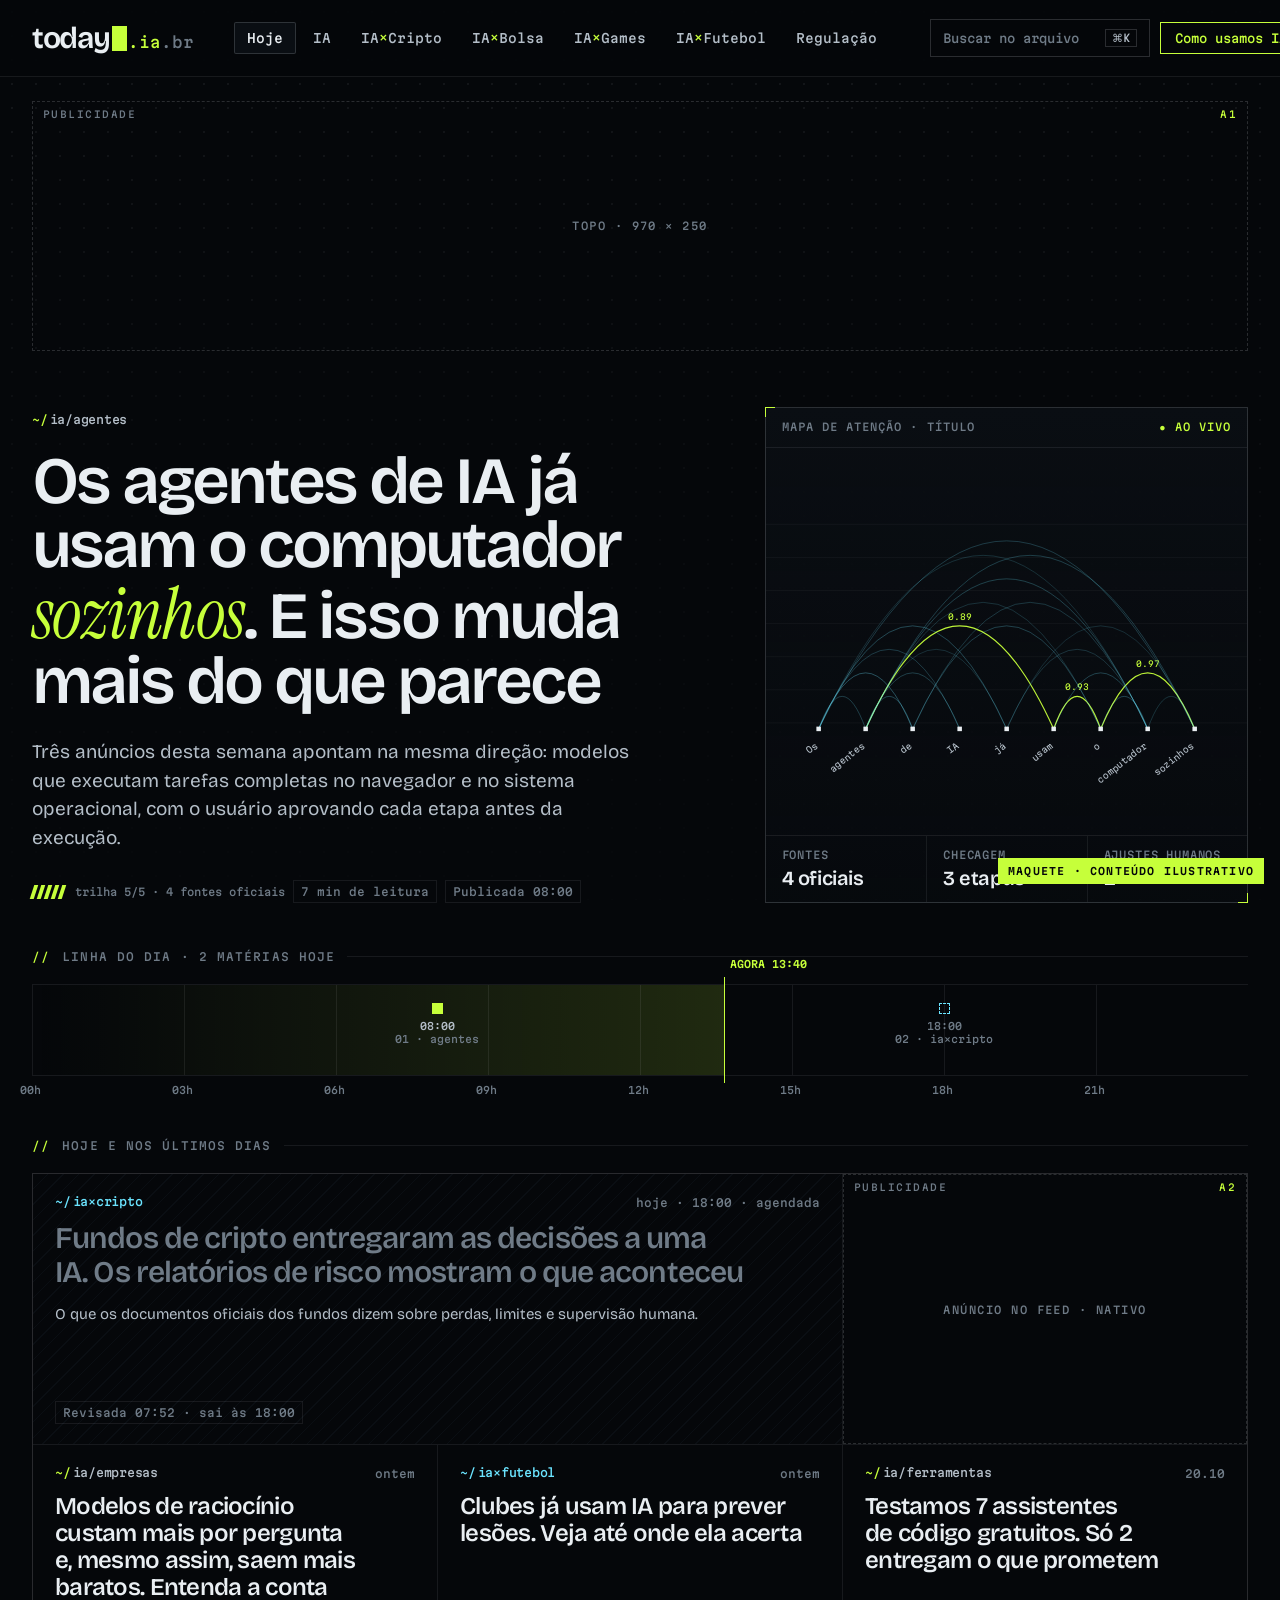
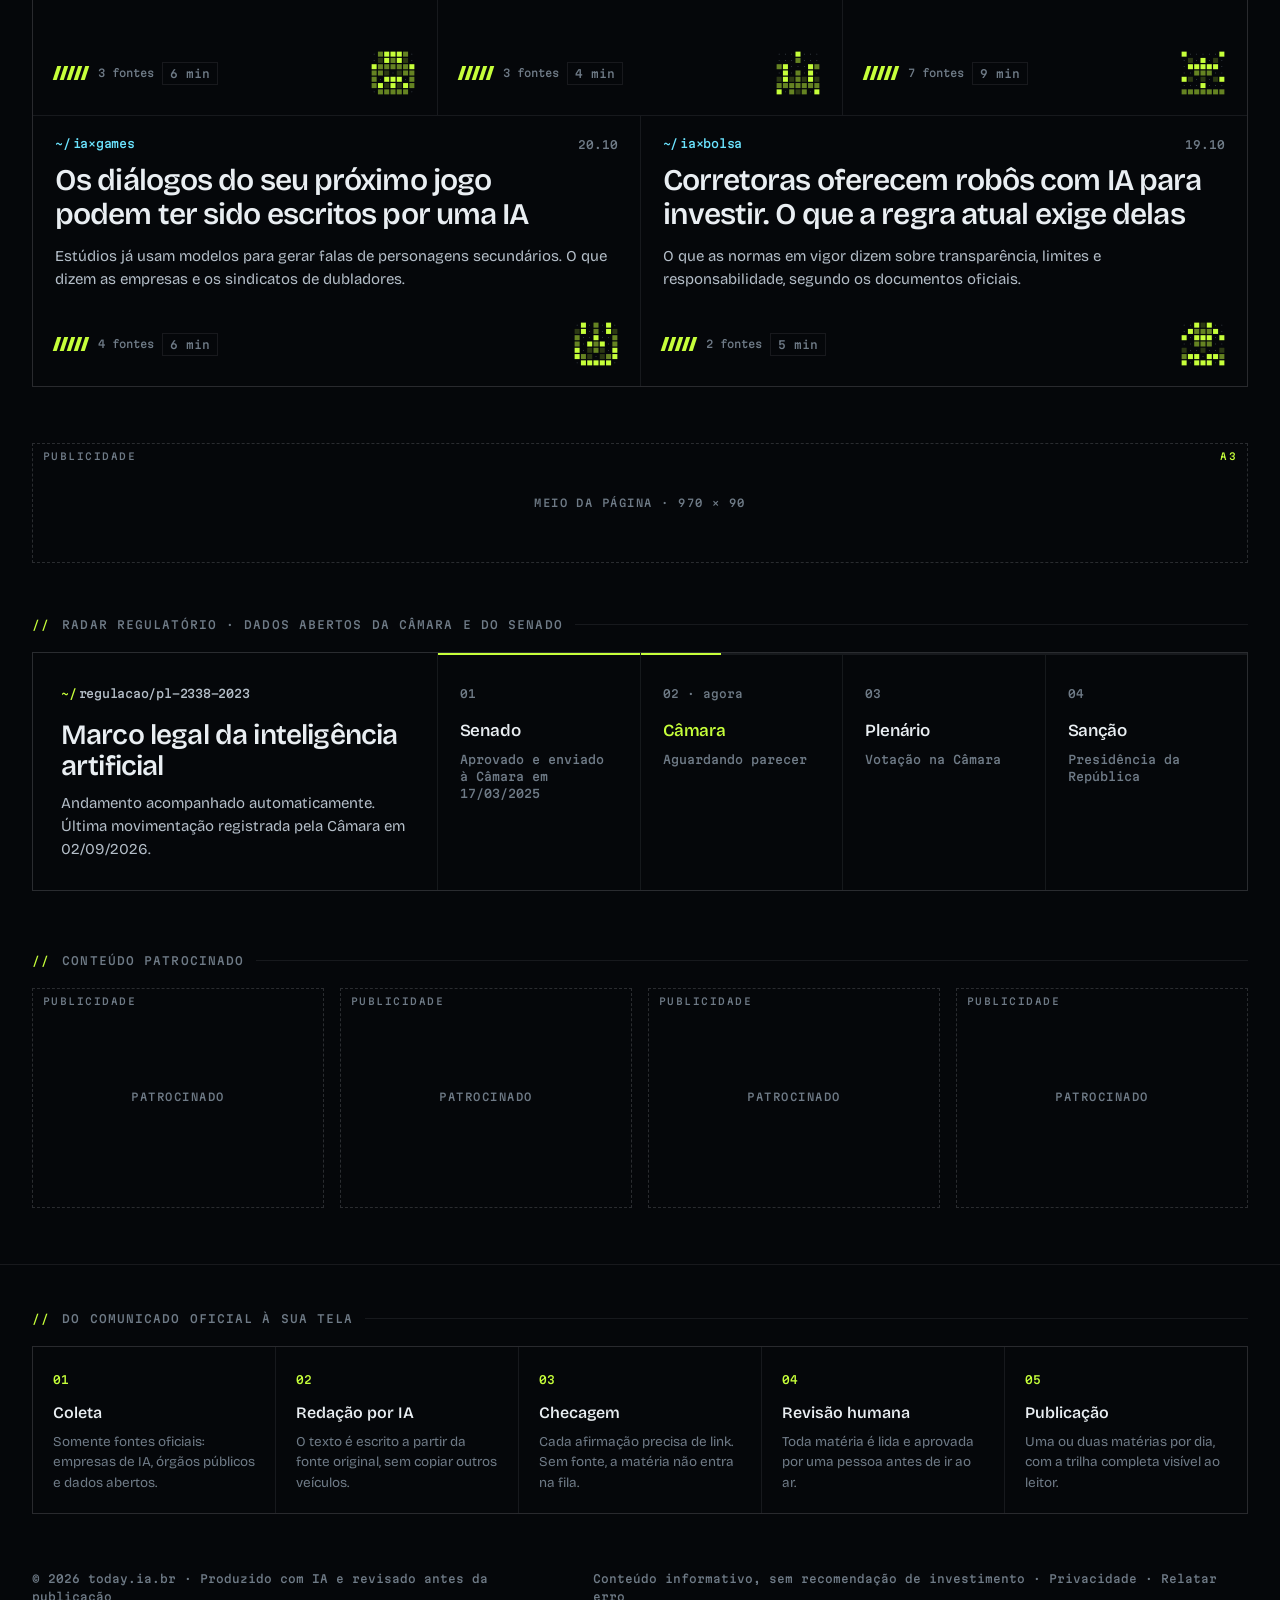
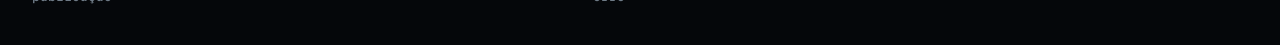
<file: maquete/index.html>
<!doctype html>
<html lang="pt-BR">
<head>
<meta charset="utf-8">
<meta name="viewport" content="width=device-width, initial-scale=1">
<title>today.ia.br — maquete</title>
<link rel="stylesheet" href="styles.css">
</head>
<body>

<header class="head">
  <div class="wrap">
    <a class="logo" href="#">today<span class="cur"></span><span class="tld">.ia<em>.br</em></span></a>
    <nav class="nav">
      <a class="on" href="#">Hoje</a>
      <a href="#">IA</a>
      <a href="#">IA<span class="x">×</span>Cripto</a>
      <a href="#">IA<span class="x">×</span>Bolsa</a>
      <a href="#">IA<span class="x">×</span>Games</a>
      <a href="#">IA<span class="x">×</span>Futebol</a>
      <a href="#">Regulação</a>
    </nav>
    <div class="tools">
      <span class="kbd">Buscar no arquivo <span>⌘K</span></span>
      <a class="btn-ghost" href="#">Como usamos IA</a>
    </div>
  </div>
</header>

<div class="wrap"><div class="ad billboard" data-ad="A1">Topo · 970 × 250</div></div>

<main>
  <section class="hero">
    <div class="wrap grid">
      <div>
        <span class="tag">ia/agentes</span>
        <h1>Os agentes de IA já usam o computador <span class="it">sozinhos</span>. E isso muda mais do que parece</h1>
        <p class="dek">Três anúncios desta semana apontam na mesma direção: modelos que executam tarefas completas no navegador e no sistema operacional, com o usuário aprovando cada etapa antes da execução.</p>
        <div class="meta-row">
          <span class="meter"><i></i><i></i><i></i><i></i><i></i><em>trilha 5/5 · 4 fontes oficiais</em></span>
          <span class="chip">7 min de leitura</span>
          <span class="chip">Publicada 08:00</span>
        </div>
      </div>
      <aside class="attn">
        <span class="corner tl"></span><span class="corner br"></span>
        <header><span>Mapa de atenção · título</span><b>● ao vivo</b></header>
        <div class="viz" style="flex:1;display:flex" data-tokens="Os|agentes|de|IA|já|usam|o|computador|sozinhos"></div>
        <footer>
          <div>Fontes<b>4 oficiais</b></div>
          <div>Checagem<b>3 etapas</b></div>
          <div>Ajustes humanos<b>2</b></div>
        </footer>
      </aside>
    </div>
  </section>

  <section class="day">
    <div class="wrap">
      <div class="label"><b>//</b> Linha do dia · 2 matérias hoje</div>
      <div class="timeline">
        <div class="past" style="width:56.94%"></div>
        <div class="hr" style="left:0%"><span>00h</span></div>
        <div class="hr" style="left:12.5%"><span>03h</span></div>
        <div class="hr" style="left:25%"><span>06h</span></div>
        <div class="hr" style="left:37.5%"><span>09h</span></div>
        <div class="hr" style="left:50%"><span>12h</span></div>
        <div class="hr" style="left:62.5%"><span>15h</span></div>
        <div class="hr" style="left:75%"><span>18h</span></div>
        <div class="hr" style="left:87.5%"><span>21h</span></div>
        <div class="pin" style="left:33.33%"><i></i><span>08:00<br><em>01 · agentes</em></span></div>
        <div class="now" style="left:56.94%"><span>AGORA 13:40</span></div>
        <div class="pin sched cross" style="left:75%"><i></i><span>18:00<br><em>02 · ia×cripto</em></span></div>
      </div>
    </div>
  </section>

  <section class="feed">
    <div class="wrap">
      <div class="label"><b>//</b> Hoje e nos últimos dias</div>
      <div class="cards">
        <div class="card w8 sched">
          <div class="top"><span class="tag cross">ia×cripto</span><span class="idx">hoje · 18:00 · agendada</span></div>
          <h3>Fundos de cripto entregaram as decisões a uma IA. Os relatórios de risco mostram o que aconteceu</h3>
          <p>O que os documentos oficiais dos fundos dizem sobre perdas, limites e supervisão humana.</p>
          <div class="foot"><span class="chip">Revisada 07:52 · sai às 18:00</span></div>
        </div>
        <div class="ad infeed card w4" data-ad="A2">Anúncio no feed · nativo</div>
        <a class="card w4" href="materia.html">
          <div class="top"><span class="tag">ia/empresas</span><span class="idx">ontem</span></div>
          <h3>Modelos de raciocínio custam mais por pergunta e, mesmo assim, saem mais baratos. Entenda a conta</h3>
          <div class="foot"><span class="meter"><i></i><i></i><i></i><i></i><i></i><em>3 fontes</em></span><span class="chip">6 min</span><span class="glyph" style="margin-left:auto" data-glyph="raciocinio-empresas"></span></div>
        </a>
        <a class="card w4" href="#">
          <div class="top"><span class="tag cross">ia×futebol</span><span class="idx">ontem</span></div>
          <h3>Clubes já usam IA para prever lesões. Veja até onde ela acerta</h3>
          <div class="foot"><span class="meter"><i></i><i></i><i></i><i></i><i></i><em>3 fontes</em></span><span class="chip">4 min</span><span class="glyph" style="margin-left:auto" data-glyph="clubes-lesoes"></span></div>
        </a>
        <a class="card w4" href="#">
          <div class="top"><span class="tag">ia/ferramentas</span><span class="idx">20.10</span></div>
          <h3>Testamos 7 assistentes de código gratuitos. Só 2 entregam o que prometem</h3>
          <div class="foot"><span class="meter"><i></i><i></i><i></i><i></i><i></i><em>7 fontes</em></span><span class="chip">9 min</span><span class="glyph" style="margin-left:auto" data-glyph="assistentes-codigo"></span></div>
        </a>
        <a class="card w6" href="#">
          <div class="top"><span class="tag cross">ia×games</span><span class="idx">20.10</span></div>
          <h3>Os diálogos do seu próximo jogo podem ter sido escritos por uma IA</h3>
          <p>Estúdios já usam modelos para gerar falas de personagens secundários. O que dizem as empresas e os sindicatos de dubladores.</p>
          <div class="foot"><span class="meter"><i></i><i></i><i></i><i></i><i></i><em>4 fontes</em></span><span class="chip">6 min</span><span class="glyph" style="margin-left:auto" data-glyph="dialogos-games"></span></div>
        </a>
        <a class="card w6" href="#">
          <div class="top"><span class="tag cross">ia×bolsa</span><span class="idx">19.10</span></div>
          <h3>Corretoras oferecem robôs com IA para investir. O que a regra atual exige delas</h3>
          <p>O que as normas em vigor dizem sobre transparência, limites e responsabilidade, segundo os documentos oficiais.</p>
          <div class="foot"><span class="meter"><i></i><i></i><i></i><i></i><i></i><em>2 fontes</em></span><span class="chip">5 min</span><span class="glyph" style="margin-left:auto" data-glyph="b3-robos"></span></div>
        </a>
      </div>
    </div>
  </section>

  <div class="wrap"><div class="ad wide" data-ad="A3">Meio da página · 970 × 90</div></div>

  <section class="reg">
    <div class="wrap">
      <div class="label"><b>//</b> Radar regulatório · dados abertos da Câmara e do Senado</div>
      <div class="box">
        <div class="left">
          <span class="tag">regulacao/pl-2338-2023</span>
          <h3>Marco legal da inteligência artificial</h3>
          <p>Andamento acompanhado automaticamente. Última movimentação registrada pela Câmara em 02/09/2026.</p>
        </div>
        <div class="steps">
          <div class="step done"><span class="bar"></span><span class="n">01</span><h4>Senado</h4><p>Aprovado e enviado à Câmara em 17/03/2025</p></div>
          <div class="step cur"><span class="bar"></span><span class="n">02 · agora</span><h4>Câmara</h4><p>Aguardando parecer</p></div>
          <div class="step"><span class="bar"></span><span class="n">03</span><h4>Plenário</h4><p>Votação na Câmara</p></div>
          <div class="step"><span class="bar"></span><span class="n">04</span><h4>Sanção</h4><p>Presidência da República</p></div>
        </div>
      </div>
    </div>
  </section>

  <section class="multiplex">
    <div class="wrap">
      <div class="label"><b>//</b> Conteúdo patrocinado</div>
      <div class="mx" data-ad="A4">
        <div class="ad">Patrocinado</div><div class="ad">Patrocinado</div><div class="ad">Patrocinado</div><div class="ad">Patrocinado</div>
      </div>
    </div>
  </section>

  <section class="how">
    <div class="wrap">
      <div class="label"><b>//</b> Do comunicado oficial à sua tela</div>
      <div class="pipe">
        <div><span class="n">01</span><h4>Coleta</h4><p>Somente fontes oficiais: empresas de IA, órgãos públicos e dados abertos.</p></div>
        <div><span class="n">02</span><h4>Redação por IA</h4><p>O texto é escrito a partir da fonte original, sem copiar outros veículos.</p></div>
        <div><span class="n">03</span><h4>Checagem</h4><p>Cada afirmação precisa de link. Sem fonte, a matéria não entra na fila.</p></div>
        <div><span class="n">04</span><h4>Revisão humana</h4><p>Toda matéria é lida e aprovada por uma pessoa antes de ir ao ar.</p></div>
        <div><span class="n">05</span><h4>Publicação</h4><p>Uma ou duas matérias por dia, com a trilha completa visível ao leitor.</p></div>
      </div>
    </div>
  </section>
</main>

<footer class="wrap legal">
  <span>© 2026 today.ia.br · Produzido com IA e revisado antes da publicação</span>
  <span>Conteúdo informativo, sem recomendação de investimento · Privacidade · Relatar erro</span>
</footer>

<div class="ad anchor" data-ad="A5">Âncora celular · 320 × 50</div>
<span class="mock">Maquete · conteúdo ilustrativo</span>
<script src="app.js"></script>
</body>
</html>
</file>
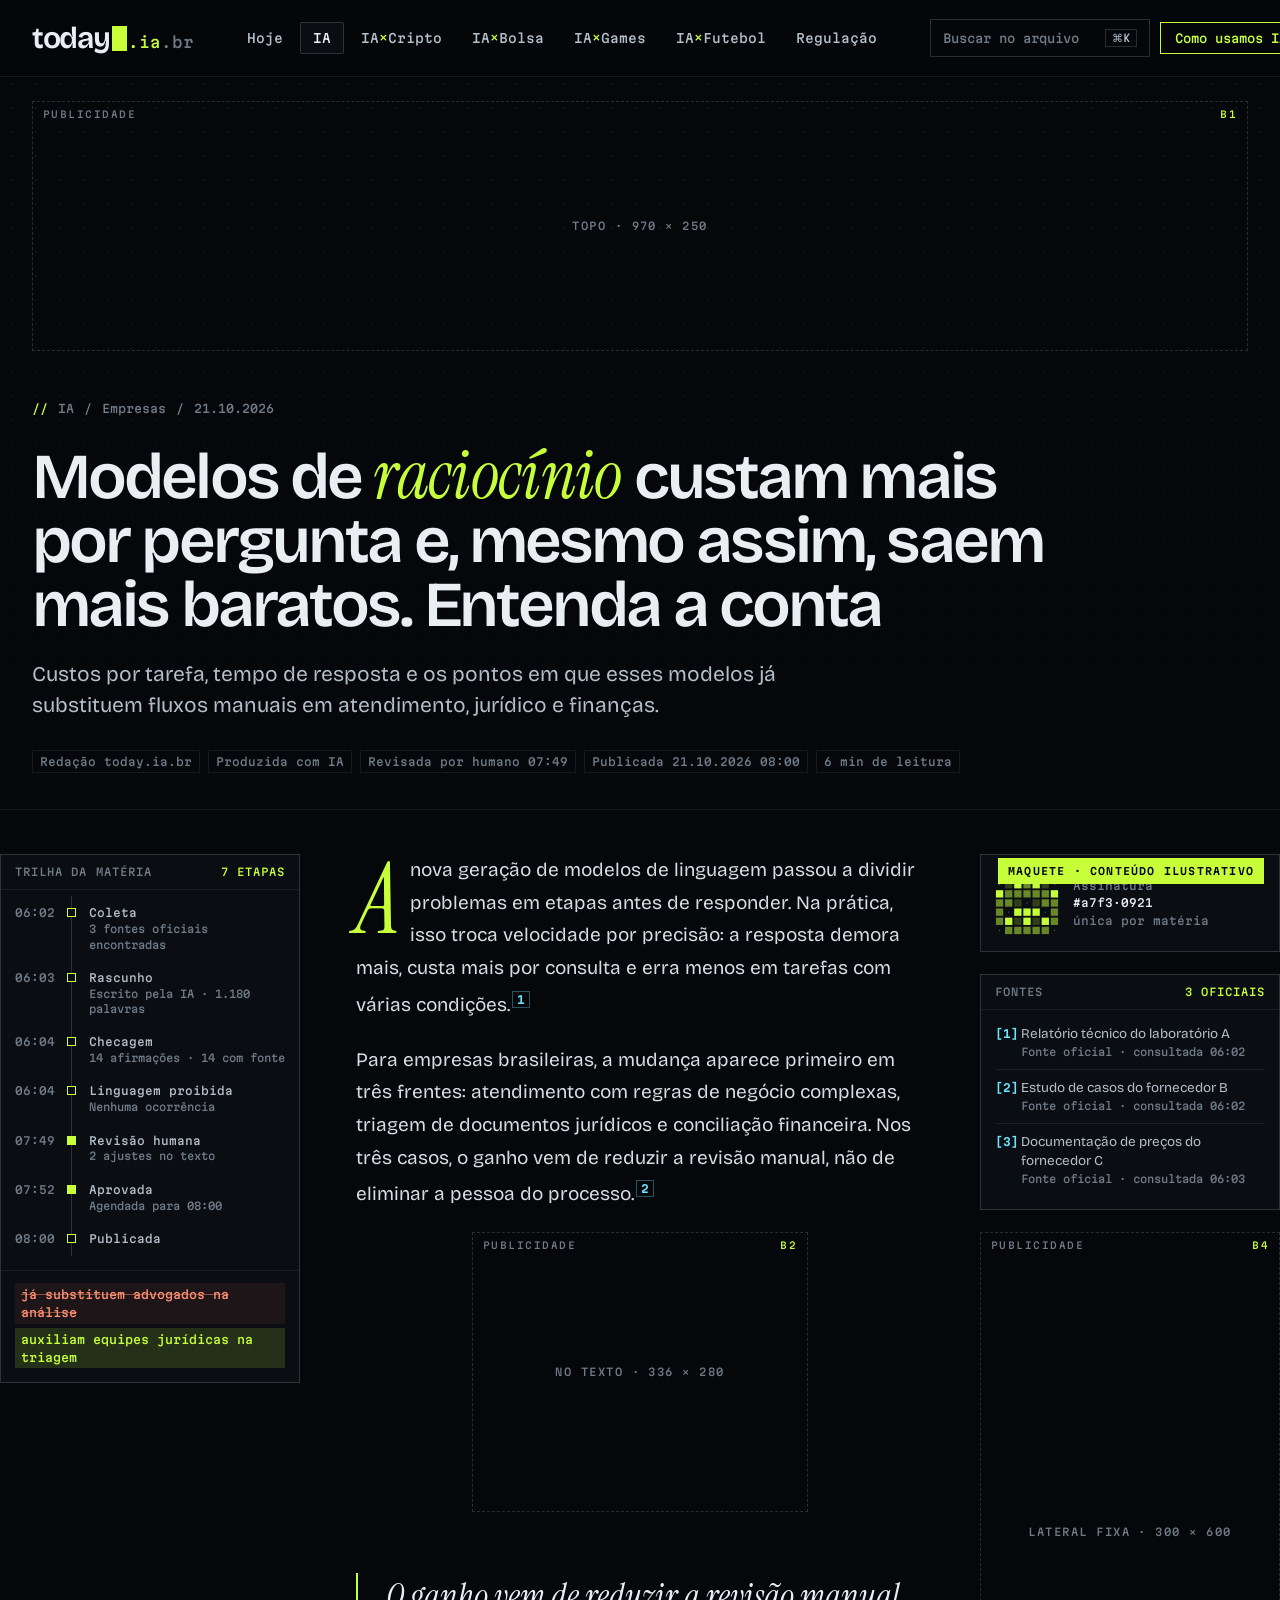
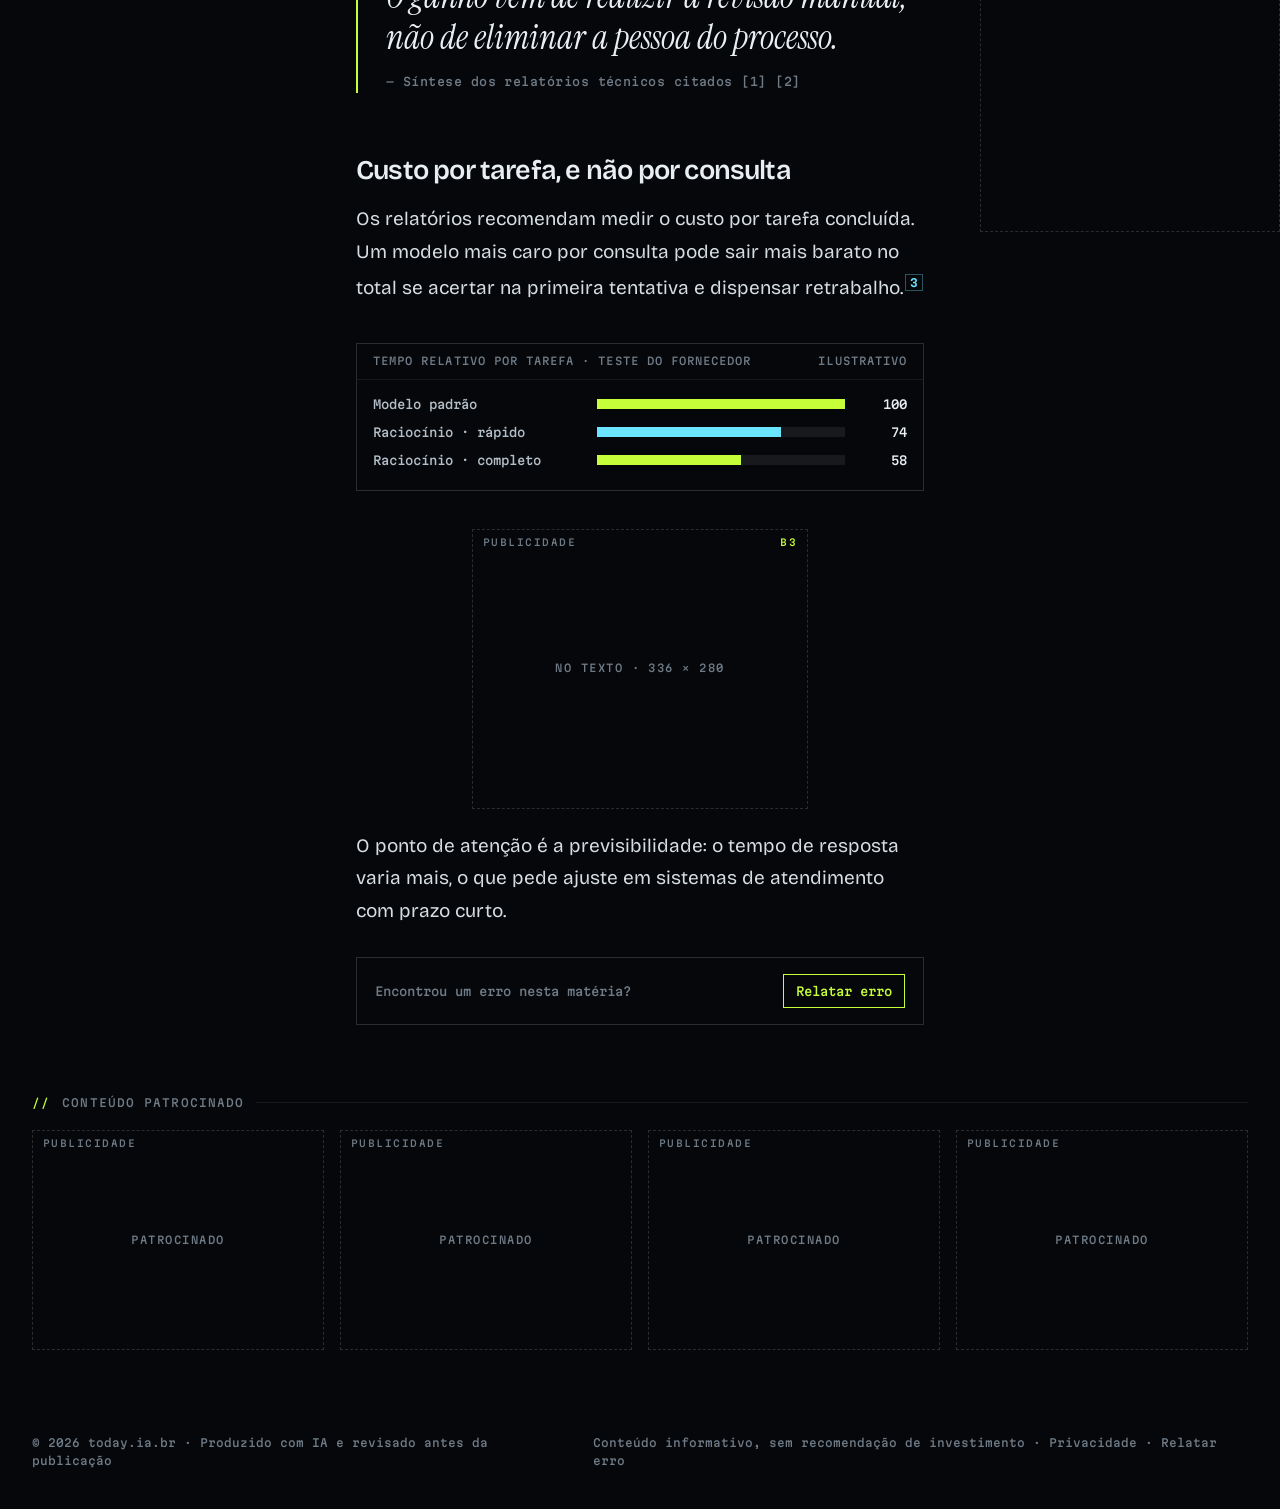
<file: maquete/materia.html>
<!doctype html>
<html lang="pt-BR">
<head>
<meta charset="utf-8">
<meta name="viewport" content="width=device-width, initial-scale=1">
<title>today.ia.br — matéria (maquete)</title>
<link rel="stylesheet" href="styles.css">
</head>
<body>

<header class="head">
  <div class="wrap">
    <a class="logo" href="index.html">today<span class="cur"></span><span class="tld">.ia<em>.br</em></span></a>
    <nav class="nav">
      <a href="index.html">Hoje</a>
      <a class="on" href="#">IA</a>
      <a href="#">IA<span class="x">×</span>Cripto</a>
      <a href="#">IA<span class="x">×</span>Bolsa</a>
      <a href="#">IA<span class="x">×</span>Games</a>
      <a href="#">IA<span class="x">×</span>Futebol</a>
      <a href="#">Regulação</a>
    </nav>
    <div class="tools">
      <span class="kbd">Buscar no arquivo <span>⌘K</span></span>
      <a class="btn-ghost" href="#">Como usamos IA</a>
    </div>
  </div>
</header>

<div class="wrap"><div class="ad billboard" data-ad="B1">Topo · 970 × 250</div></div>

<main>
  <section class="art-head">
    <div class="wrap">
      <div class="crumb"><b>//</b><span>IA</span><span>/</span><span>Empresas</span><span>/</span><span>21.10.2026</span></div>
      <h1>Modelos de <span class="it">raciocínio</span> custam mais por pergunta e, mesmo assim, saem mais baratos. Entenda a conta</h1>
      <p class="dek">Custos por tarefa, tempo de resposta e os pontos em que esses modelos já substituem fluxos manuais em atendimento, jurídico e finanças.</p>
      <div class="byline">
        <span class="chip">Redação today.ia.br</span>
        <span class="chip">Produzida com IA</span>
        <span class="chip">Revisada por humano 07:49</span>
        <span class="chip">Publicada 21.10.2026 08:00</span>
        <span class="chip">6 min de leitura</span>
      </div>
    </div>
  </section>

  <div class="wrap art">
    <aside class="side l">
      <div class="stick">
        <div class="panel">
          <header><span>Trilha da matéria</span><b>7 etapas</b></header>
          <ol class="trail">
            <li><time>06:02</time><i></i><span>Coleta<small>3 fontes oficiais encontradas</small></span></li>
            <li><time>06:03</time><i></i><span>Rascunho<small>Escrito pela IA · 1.180 palavras</small></span></li>
            <li><time>06:04</time><i></i><span>Checagem<small>14 afirmações · 14 com fonte</small></span></li>
            <li><time>06:04</time><i></i><span>Linguagem proibida<small>Nenhuma ocorrência</small></span></li>
            <li class="hum"><time>07:49</time><i></i><span>Revisão humana<small>2 ajustes no texto</small></span></li>
            <li class="hum"><time>07:52</time><i></i><span>Aprovada<small>Agendada para 08:00</small></span></li>
            <li><time>08:00</time><i></i><span>Publicada</span></li>
          </ol>
          <div class="diff">
            <span class="del">já substituem advogados na análise</span>
            <span class="add">auxiliam equipes jurídicas na triagem</span>
          </div>
        </div>
      </div>
    </aside>

    <article class="body">
      <p>A nova geração de modelos de linguagem passou a dividir problemas em etapas antes de responder. Na prática, isso troca velocidade por precisão: a resposta demora mais, custa mais por consulta e erra menos em tarefas com várias condições.<sup><a href="#">1</a></sup></p>
      <p>Para empresas brasileiras, a mudança aparece primeiro em três frentes: atendimento com regras de negócio complexas, triagem de documentos jurídicos e conciliação financeira. Nos três casos, o ganho vem de reduzir a revisão manual, não de eliminar a pessoa do processo.<sup><a href="#">2</a></sup></p>

      <div class="ad inart" data-ad="B2">No texto · 336 × 280</div>

      <div class="pull">O ganho vem de reduzir a revisão manual, não de eliminar a pessoa do processo.<cite>— Síntese dos relatórios técnicos citados [1] [2]</cite></div>

      <h2>Custo por tarefa, e não por consulta</h2>
      <p>Os relatórios recomendam medir o custo por tarefa concluída. Um modelo mais caro por consulta pode sair mais barato no total se acertar na primeira tentativa e dispensar retrabalho.<sup><a href="#">3</a></sup></p>

      <div class="data">
        <header><span>Tempo relativo por tarefa · teste do fornecedor</span><span>ilustrativo</span></header>
        <div class="rows">
          <div class="row"><span>Modelo padrão</span><span class="b"><i style="width:100%"></i></span><span>100</span></div>
          <div class="row alt"><span>Raciocínio · rápido</span><span class="b"><i style="width:74%"></i></span><span>74</span></div>
          <div class="row"><span>Raciocínio · completo</span><span class="b"><i style="width:58%"></i></span><span>58</span></div>
        </div>
      </div>

      <div class="ad inart" data-ad="B3">No texto · 336 × 280</div>

      <p>O ponto de atenção é a previsibilidade: o tempo de resposta varia mais, o que pede ajuste em sistemas de atendimento com prazo curto.</p>

      <div class="report"><span>Encontrou um erro nesta matéria?</span><a href="#">Relatar erro</a></div>
    </article>

    <aside class="side r">
      <div class="stick">
        <div class="panel">
          <div class="idcard"><span style="width:64px;height:64px" data-glyph="raciocinio-empresas"></span><span>Assinatura<br><b>#a7f3·0921</b><br>única por matéria</span></div>
        </div>
        <div class="panel">
          <header><span>Fontes</span><b>3 oficiais</b></header>
          <ol class="sources">
            <li><span>Relatório técnico do laboratório A<small>Fonte oficial · consultada 06:02</small></span></li>
            <li><span>Estudo de casos do fornecedor B<small>Fonte oficial · consultada 06:02</small></span></li>
            <li><span>Documentação de preços do fornecedor C<small>Fonte oficial · consultada 06:03</small></span></li>
          </ol>
        </div>
        <div class="ad side" data-ad="B4">Lateral fixa · 300 × 600</div>
      </div>
    </aside>
  </div>
  <section class="multiplex">
    <div class="wrap">
      <div class="label"><b>//</b> Conteúdo patrocinado</div>
      <div class="mx" data-ad="B5">
        <div class="ad">Patrocinado</div><div class="ad">Patrocinado</div><div class="ad">Patrocinado</div><div class="ad">Patrocinado</div>
      </div>
    </div>
  </section>
</main>

<footer class="wrap legal">
  <span>© 2026 today.ia.br · Produzido com IA e revisado antes da publicação</span>
  <span>Conteúdo informativo, sem recomendação de investimento · Privacidade · Relatar erro</span>
</footer>

<div class="ad anchor" data-ad="B6">Âncora celular · 320 × 50</div>
<span class="mock">Maquete · conteúdo ilustrativo</span>
<script src="app.js"></script>
</body>
</html>
</file>
<file: maquete/styles.css>
/* today.ia.br — maquete v1 */
@font-face { font-family: "Bricolage"; src: url(fonts/bricolage.woff2) format("woff2"); font-weight: 200 800; font-display: swap; }
@font-face { font-family: "Martian Mono"; src: url(fonts/martian-mono.woff2) format("woff2"); font-weight: 100 800; font-display: swap; }
@font-face { font-family: "Instrument Serif"; src: url(fonts/instrument-serif-italic.woff2) format("woff2"); font-style: italic; font-weight: 400; font-display: swap; }

:root {
  --bg: #05070a;
  --bg-1: #0a0e13;
  --bg-2: #0f141b;
  --line: rgba(232, 240, 245, .08);
  --line-2: rgba(232, 240, 245, .16);
  --text: #e9eef2;
  --text-2: #b4bec8;
  --muted: #6f7b87;
  --signal: #c6ff3a;
  --signal-dim: rgba(198, 255, 58, .14);
  --data: #6be4ff;
  --alert: #ff6a3d;
  --sans: "Bricolage", ui-sans-serif, system-ui, sans-serif;
  --mono: "Martian Mono", ui-monospace, monospace;
  --serif: "Instrument Serif", Georgia, serif;
  --wrap: 1320px;
  --gutter: 32px;
}

* { box-sizing: border-box; margin: 0; padding: 0; }
html { background: var(--bg); }
body {
  background: var(--bg);
  color: var(--text);
  font-family: var(--sans);
  font-size: 16px;
  line-height: 1.55;
  -webkit-font-smoothing: antialiased;
  overflow-x: hidden;
}
body::before { /* malha de pontos de fundo */
  content: ""; position: fixed; inset: 0; pointer-events: none; z-index: 0;
  background-image: radial-gradient(rgba(232,240,245,.07) 1px, transparent 1px);
  background-size: 24px 24px;
  mask-image: linear-gradient(180deg, #000 0%, rgba(0,0,0,.35) 60%, rgba(0,0,0,.15) 100%);
}
a { color: inherit; text-decoration: none; }
.wrap { max-width: var(--wrap); margin: 0 auto; padding: 0 var(--gutter); position: relative; z-index: 1; }
.mono { font-family: var(--mono); }
.it { font-family: var(--serif); font-style: italic; font-weight: 400; letter-spacing: -.01em; }

/* faixa de status */
.status {
  position: relative; z-index: 2;
  border-bottom: 1px solid var(--line);
  font: 500 11px/1 var(--mono); letter-spacing: .06em; text-transform: uppercase; color: var(--muted);
}
.status .wrap { display: flex; align-items: center; gap: 22px; height: 34px; }
.status .live { color: var(--signal); display: inline-flex; align-items: center; gap: 8px; }
.status .live i { width: 6px; height: 6px; background: var(--signal); border-radius: 50%; box-shadow: 0 0 0 4px var(--signal-dim); animation: pulse 1.6s infinite; }
.status .sep { width: 1px; height: 12px; background: var(--line-2); }
.status .push { margin-left: auto; }
.status b { color: var(--text-2); font-weight: 500; }
@keyframes pulse { 50% { opacity: .35; } }

/* cabeçalho */
.head { position: relative; z-index: 2; border-bottom: 1px solid var(--line); background: rgba(5,7,10,.72); backdrop-filter: blur(14px); }
.head .wrap { display: flex; align-items: center; height: 76px; gap: 40px; }
.logo { display: inline-flex; align-items: baseline; font-weight: 640; font-size: 30px; letter-spacing: -.045em; line-height: 1; }
.logo .cur { display: inline-block; width: .5em; height: .82em; background: var(--signal); margin: 0 .06em 0 .08em; transform: translateY(.1em); animation: blink 1.1s steps(1) infinite; }
.logo .tld { font-family: var(--mono); font-weight: 500; font-size: .5em; letter-spacing: 0; color: var(--signal); }
.logo .tld em { font-style: normal; color: var(--muted); }
@keyframes blink { 50% { opacity: .18; } }
.nav { display: flex; gap: 4px; font: 500 12.5px/1 var(--mono); }
.nav a { padding: 9px 12px; border: 1px solid transparent; color: var(--text-2); border-radius: 2px; }
.nav a .x { color: var(--signal); }
.nav a.on { border-color: var(--line-2); color: var(--text); background: var(--bg-1); }
.nav a:hover { color: var(--text); }
.head .tools { margin-left: auto; display: flex; gap: 10px; align-items: center; font: 500 12px/1 var(--mono); }
.kbd { display: inline-flex; align-items: center; gap: 10px; border: 1px solid var(--line-2); padding: 9px 12px; color: var(--muted); min-width: 220px; }
.kbd span { margin-left: auto; border: 1px solid var(--line-2); padding: 3px 6px; color: var(--text-2); font-size: 10.5px; }
.btn-ghost { border: 1px solid var(--signal); color: var(--signal); padding: 9px 14px; }

/* rótulos */
.tag { display: inline-flex; align-items: center; font: 500 11.5px/1 var(--mono); letter-spacing: -.02em; color: var(--text-2); }
.tag::before { content: "~/"; color: var(--signal); margin-right: 2px; }
.tag.cross { color: var(--data); }
.tag.cross::before { color: var(--data); }
.chip { font: 500 11px/1 var(--mono); color: var(--muted); border: 1px solid var(--line); padding: 5px 7px; display: inline-flex; gap: 6px; align-items: center; }
.chip .ok { color: var(--signal); }
.label { font: 500 11px/1 var(--mono); letter-spacing: .1em; text-transform: uppercase; color: var(--muted); display: flex; align-items: center; gap: 12px; }
.label::after { content: ""; flex: 1; height: 1px; background: var(--line); }
.label b { color: var(--signal); font-weight: 500; }

/* destaque */
.hero { padding: 56px 0 40px; }
.hero .grid { display: grid; grid-template-columns: 7fr 5fr; gap: 56px; align-items: stretch; }
.edition { font: 500 11px/1 var(--mono); letter-spacing: .12em; text-transform: uppercase; color: var(--muted); display: flex; gap: 18px; margin-bottom: 28px; }
.edition b { color: var(--text); font-weight: 500; }
.hero h1 { font-size: 66px; line-height: .98; letter-spacing: -.045em; font-weight: 600; margin: 18px 0 24px; text-wrap: balance; }
.hero h1 .it { font-size: 1.08em; color: var(--signal); }
.hero .dek { font-size: 19px; line-height: 1.5; color: var(--text-2); max-width: 620px; }
.meta-row { display: flex; flex-wrap: wrap; gap: 8px; margin-top: 28px; }

/* painel de atenção */
.attn { position: relative; border: 1px solid var(--line-2); background: linear-gradient(180deg, var(--bg-1), rgba(10,14,19,.4)); display: flex; flex-direction: column; min-height: 440px; }
.attn header { display: flex; justify-content: space-between; padding: 14px 16px; border-bottom: 1px solid var(--line); font: 500 10.5px/1 var(--mono); letter-spacing: .1em; text-transform: uppercase; color: var(--muted); }
.attn header b { color: var(--signal); font-weight: 500; }
.attn svg { flex: 1; width: 100%; display: block; }
.attn footer { display: grid; grid-template-columns: repeat(3, 1fr); border-top: 1px solid var(--line); }
.attn footer div { padding: 12px 16px; font: 500 10.5px/1.4 var(--mono); color: var(--muted); text-transform: uppercase; letter-spacing: .08em; }
.attn footer div + div { border-left: 1px solid var(--line); }
.attn footer b { display: block; font: 600 20px/1.2 var(--sans); color: var(--text); letter-spacing: -.02em; text-transform: none; margin-top: 4px; }
.corner { position: absolute; width: 10px; height: 10px; border-color: var(--signal); border-style: solid; }
.corner.tl { top: -1px; left: -1px; border-width: 1px 0 0 1px; }
.corner.br { bottom: -1px; right: -1px; border-width: 0 1px 1px 0; }

/* linha do dia */
.day { padding: 8px 0 44px; }
.timeline { position: relative; height: 92px; margin-top: 22px; border-top: 1px solid var(--line); border-bottom: 1px solid var(--line); }
.timeline .hr { position: absolute; top: 0; bottom: 0; width: 1px; background: var(--line); }
.timeline .hr span { position: absolute; bottom: -20px; left: -12px; font: 500 10px/1 var(--mono); color: var(--muted); }
.timeline .past { position: absolute; top: 0; bottom: 0; left: 0; background: linear-gradient(90deg, transparent, var(--signal-dim)); }
.timeline .now { position: absolute; top: -8px; bottom: -8px; width: 1px; background: var(--signal); }
.timeline .now span { position: absolute; top: -18px; left: 6px; font: 600 10px/1 var(--mono); color: var(--signal); white-space: nowrap; }
.pin { position: absolute; top: 18px; transform: translateX(-50%); display: flex; flex-direction: column; align-items: center; gap: 6px; }
.pin i { width: 11px; height: 11px; background: var(--signal); display: block; }
.pin.sched i { background: transparent; border: 1px dashed var(--muted); }
.pin.cross i { background: var(--data); }
.pin span { font: 500 10px/1.3 var(--mono); color: var(--text-2); text-align: center; white-space: nowrap; }
.pin span em { font-style: normal; color: var(--muted); }
.pin.sched span { color: var(--muted); }

/* lista de matérias */
.feed { padding: 20px 0 48px; }
.cards { display: grid; grid-template-columns: repeat(12, 1fr); gap: 1px; background: var(--line); border: 1px solid var(--line); margin-top: 22px; }
.card { background: var(--bg); padding: 22px 22px 20px; display: flex; flex-direction: column; gap: 14px; position: relative; min-height: 270px; transition: background .2s; }
.card:hover { background: var(--bg-1); }
.card.w6 { grid-column: span 6; }
.card.w4 { grid-column: span 4; }
.card.w8 { grid-column: span 8; }
.card .top { display: flex; align-items: center; justify-content: space-between; }
.card .idx { font: 500 11px/1 var(--mono); color: var(--muted); }
.card h3 { font-size: 24px; line-height: 1.12; letter-spacing: -.03em; font-weight: 580; text-wrap: balance; }
.card.w8 h3, .card.w6 h3 { font-size: 30px; }
.card p { color: var(--text-2); font-size: 15px; line-height: 1.5; }
.card .foot { margin-top: auto; display: flex; gap: 8px; align-items: center; flex-wrap: wrap; }
.card .glyph { width: 44px; height: 44px; }
.card.sched { background: repeating-linear-gradient(135deg, var(--bg) 0 10px, var(--bg-1) 10px 11px); }
.card.sched h3 { color: var(--muted); }

/* publicidade */
.ad { border: 1px dashed var(--line-2); display: grid; place-items: center; color: var(--muted); font: 500 10.5px/1 var(--mono); letter-spacing: .14em; text-transform: uppercase; position: relative; }
.ad::before { content: "Publicidade"; position: absolute; top: 8px; left: 10px; font-size: 9.5px; }
.ad.wide { height: 120px; margin: 8px 0 56px; }
.ad.box { height: 280px; }

/* radar regulatório */
.reg { padding: 0 0 64px; }
.reg .box { border: 1px solid var(--line-2); margin-top: 22px; display: grid; grid-template-columns: 4fr 8fr; }
.reg .left { padding: 28px; border-right: 1px solid var(--line); }
.reg .left h3 { font-size: 28px; letter-spacing: -.03em; line-height: 1.1; font-weight: 580; margin: 14px 0 10px; }
.reg .left p { color: var(--text-2); font-size: 15px; }
.steps { display: grid; grid-template-columns: repeat(4, 1fr); }
.step { padding: 28px 22px; border-left: 1px solid var(--line); position: relative; }
.step:first-child { border-left: 0; }
.step .n { font: 500 11px/1 var(--mono); color: var(--muted); }
.step h4 { font-size: 17px; font-weight: 560; letter-spacing: -.01em; margin: 12px 0 6px; }
.step p { font: 500 11.5px/1.5 var(--mono); color: var(--muted); }
.step .bar { position: absolute; left: 0; right: 0; top: 0; height: 2px; background: var(--line); }
.step.done .bar { background: var(--signal); }
.step.cur .bar { background: linear-gradient(90deg, var(--signal) 40%, var(--line) 40%); }
.step.cur h4 { color: var(--signal); }

/* rodapé: como é feito */
.how { border-top: 1px solid var(--line); padding: 48px 0 28px; }
.pipe { display: grid; grid-template-columns: repeat(5, 1fr); gap: 1px; background: var(--line); border: 1px solid var(--line); margin-top: 22px; }
.pipe div { background: var(--bg); padding: 20px; }
.pipe .n { font: 500 11px/1 var(--mono); color: var(--signal); }
.pipe h4 { font-size: 16px; font-weight: 560; margin: 10px 0 6px; }
.pipe p { font-size: 13.5px; color: var(--muted); line-height: 1.5; }
.legal { display: flex; justify-content: space-between; gap: 24px; padding: 28px var(--gutter) 40px; font: 500 11px/1.6 var(--mono); color: var(--muted); }

/* aviso de maquete */
.mock { position: fixed; right: 16px; bottom: 16px; z-index: 9; font: 600 10px/1 var(--mono); letter-spacing: .12em; text-transform: uppercase; color: #05070a; background: var(--signal); padding: 8px 10px; }

/* ===== página de matéria ===== */
.art-head { padding: 52px 0 36px; border-bottom: 1px solid var(--line); }
.crumb { font: 500 11.5px/1 var(--mono); color: var(--muted); display: flex; gap: 10px; }
.crumb b { color: var(--signal); font-weight: 500; }
.art-head h1 { font-size: 64px; line-height: 1; letter-spacing: -.045em; font-weight: 600; max-width: 1080px; margin: 26px 0 22px; text-wrap: balance; }
.art-head h1 .it { color: var(--signal); font-size: 1.07em; }
.art-head .dek { font-size: 21px; line-height: 1.5; color: var(--text-2); max-width: 820px; }
.byline { display: flex; gap: 8px; flex-wrap: wrap; margin-top: 28px; }
.art { display: grid; grid-template-columns: 300px minmax(0, 1fr) 300px; gap: 56px; padding: 44px 0 72px; }
.side { position: relative; }
.side .stick { position: sticky; top: 24px; display: flex; flex-direction: column; gap: 22px; }
.panel { border: 1px solid var(--line-2); background: var(--bg-1); }
.panel header { padding: 12px 14px; border-bottom: 1px solid var(--line); font: 500 10.5px/1 var(--mono); letter-spacing: .1em; text-transform: uppercase; color: var(--muted); display: flex; justify-content: space-between; }
.panel header b { color: var(--signal); font-weight: 500; }
.trail { list-style: none; padding: 6px 14px 14px; }
.trail li { display: grid; grid-template-columns: 44px 14px 1fr; gap: 8px; padding: 9px 0; font: 500 11.5px/1.45 var(--mono); color: var(--text-2); position: relative; }
.trail li time { color: var(--muted); }
.trail li i { width: 9px; height: 9px; border: 1px solid var(--signal); margin-top: 3px; position: relative; z-index: 1; background: var(--bg-1); }
.trail li.hum i { background: var(--signal); }
.trail li::before { content: ""; position: absolute; left: 56px; top: 0; bottom: 0; width: 1px; background: var(--line-2); }
.trail li small { display: block; color: var(--muted); font-size: 10.5px; }
.diff { padding: 12px 14px 14px; font: 500 11.5px/1.6 var(--mono); border-top: 1px solid var(--line); }
.diff .del { color: #ff8f73; background: rgba(255,106,61,.08); display: block; padding: 2px 6px; text-decoration: line-through; text-decoration-color: rgba(255,143,115,.5); }
.diff .add { color: var(--signal); background: var(--signal-dim); display: block; padding: 2px 6px; margin-top: 4px; }
.body { font-size: 19px; line-height: 1.72; color: #d6dde3; max-width: 700px; }
.body p + p { margin-top: 1.15em; }
.body p:first-child::first-letter { font-family: var(--serif); font-style: italic; float: left; font-size: 5.1em; line-height: .78; margin: .08em .1em 0 0; color: var(--signal); }
.body h2 { font-size: 27px; letter-spacing: -.03em; line-height: 1.2; font-weight: 600; color: var(--text); margin: 1.8em 0 .6em; }
.body sup a { font: 600 11px/1 var(--mono); color: var(--data); border: 1px solid rgba(107,228,255,.35); padding: 1px 4px; margin-left: 2px; }
.pull { margin: 1.8em 0; padding: 4px 0 4px 28px; border-left: 2px solid var(--signal); font-family: var(--serif); font-style: italic; font-size: 34px; line-height: 1.2; color: var(--text); }
.pull cite { display: block; font: 500 11.5px/1.4 var(--mono); font-style: normal; color: var(--muted); margin-top: 14px; letter-spacing: .04em; }
.data { margin: 2em 0; border: 1px solid var(--line-2); }
.data header { padding: 12px 16px; border-bottom: 1px solid var(--line); font: 500 10.5px/1 var(--mono); letter-spacing: .1em; text-transform: uppercase; color: var(--muted); display: flex; justify-content: space-between; }
.data .rows { padding: 10px 16px 16px; }
.data .row { display: grid; grid-template-columns: 170px 1fr 54px; gap: 14px; align-items: center; padding: 8px 0; font: 500 13px/1 var(--mono); color: var(--text-2); }
.data .row .b { height: 10px; background: var(--line); position: relative; }
.data .row .b i { position: absolute; inset: 0 auto 0 0; background: var(--signal); }
.data .row.alt .b i { background: var(--data); }
.data .row span:last-child { text-align: right; color: var(--text); }
.sources { list-style: none; counter-reset: s; padding: 6px 14px 14px; }
.sources li { counter-increment: s; display: grid; grid-template-columns: 26px 1fr; padding: 9px 0; border-bottom: 1px solid var(--line); font-size: 13.5px; line-height: 1.4; color: var(--text-2); }
.sources li:last-child { border-bottom: 0; }
.sources li::before { content: "[" counter(s) "]"; font: 600 11px/1.6 var(--mono); color: var(--data); }
.sources li small { display: block; font: 500 10.5px/1.5 var(--mono); color: var(--muted); }
.idcard { padding: 16px 14px; display: grid; grid-template-columns: 64px 1fr; gap: 14px; align-items: center; font: 500 11px/1.6 var(--mono); color: var(--muted); }
.idcard b { color: var(--text); font-weight: 500; }
.notice { border: 1px solid rgba(255,106,61,.35); background: rgba(255,106,61,.06); padding: 12px 14px; font: 500 11.5px/1.55 var(--mono); color: #ffb39c; }
.report { display: flex; justify-content: space-between; align-items: center; border: 1px solid var(--line-2); padding: 16px 18px; margin-top: 2.4em; font: 500 12px/1.4 var(--mono); color: var(--muted); }
.report a { color: var(--signal); border: 1px solid var(--signal); padding: 8px 12px; }

/* ===== celular ===== */
@media (max-width: 760px) {
  :root { --gutter: 16px; }
  .status .hide-m, .nav, .head .tools .kbd, .status .sep { display: none; }
  .status .wrap { gap: 12px; overflow: hidden; }
  .head .wrap { height: 62px; }
  .logo { font-size: 25px; }
  .hero { padding: 32px 0 28px; }
  .hero .grid { grid-template-columns: 1fr; gap: 28px; }
  .hero h1 { font-size: 40px; }
  .hero .dek { font-size: 17px; }
  .attn { min-height: 300px; }
  .timeline { overflow: hidden; }
  .pin span { display: none; }
  .cards { grid-template-columns: 1fr; }
  .card.w4, .card.w6, .card.w8 { grid-column: auto; min-height: 0; }
  .card.w8 h3, .card.w6 h3 { font-size: 25px; }
  .reg .box { grid-template-columns: 1fr; }
  .reg .left { border-right: 0; border-bottom: 1px solid var(--line); }
  .steps { grid-template-columns: 1fr 1fr; }
  .step:nth-child(3) { border-left: 0; }
  .pipe { grid-template-columns: 1fr; }
  .legal { flex-direction: column; }
  .art-head h1 { font-size: 38px; }
  .art { grid-template-columns: 1fr; gap: 32px; }
  .side.l { order: 2; } .side.r { order: 3; }
  .body { font-size: 17.5px; }
  .pull { font-size: 27px; }
  .data .row { grid-template-columns: 110px 1fr 44px; font-size: 12px; }
}

/* medidor da trilha (substitui selos de conferência) */
.meter { display: inline-flex; align-items: center; gap: 3px; font: 500 10.5px/1 var(--mono); color: var(--muted); }
.meter i { width: 4px; height: 14px; background: var(--signal); transform: skewX(-18deg); }
.meter i.off { background: var(--line-2); }
.meter em { font-style: normal; margin-left: 8px; }

/* ajustes para a Martian Mono, mais larga */
.btn-ghost, .chip, .kbd { white-space: nowrap; }
.data .row { grid-template-columns: 210px 1fr 48px; font-size: 12px; }
.trail li { font-size: 11px; }

/* ===== v3: espaços de anúncio ===== */
.ad.billboard { height: 250px; margin: 24px 0 0; }
.ad.infeed { min-height: 270px; border-style: dashed; background: var(--bg); }
.ad.side { height: 600px; }
.ad.inart { width: 336px; height: 280px; margin: 2em auto; }
.multiplex { padding: 0 0 56px; }
.mx { display: grid; grid-template-columns: repeat(4, 1fr); gap: 16px; margin-top: 22px; }
.mx .ad { height: 220px; }
.ad.anchor { display: none; }
.pin.sched.cross i { background: transparent; border: 1px dashed var(--data); }
.ad::after { content: attr(data-ad); position: absolute; top: 8px; right: 10px; font-size: 9.5px; color: var(--signal); }
@media (max-width: 760px) {
  .ad.billboard { height: 100px; margin-top: 16px; }
  .ad.infeed { min-height: 250px; }
  .ad.side { height: 250px; }
  .ad.inart { width: 100%; height: 250px; }
  .mx { grid-template-columns: 1fr 1fr; }
  .mx .ad { height: 160px; }
  .ad.anchor { display: grid; position: fixed; left: 0; right: 0; bottom: 0; height: 56px; z-index: 8; background: var(--bg-1); border: 0; border-top: 1px solid var(--line-2); }
  .mock { bottom: 70px; }
}
</file>
